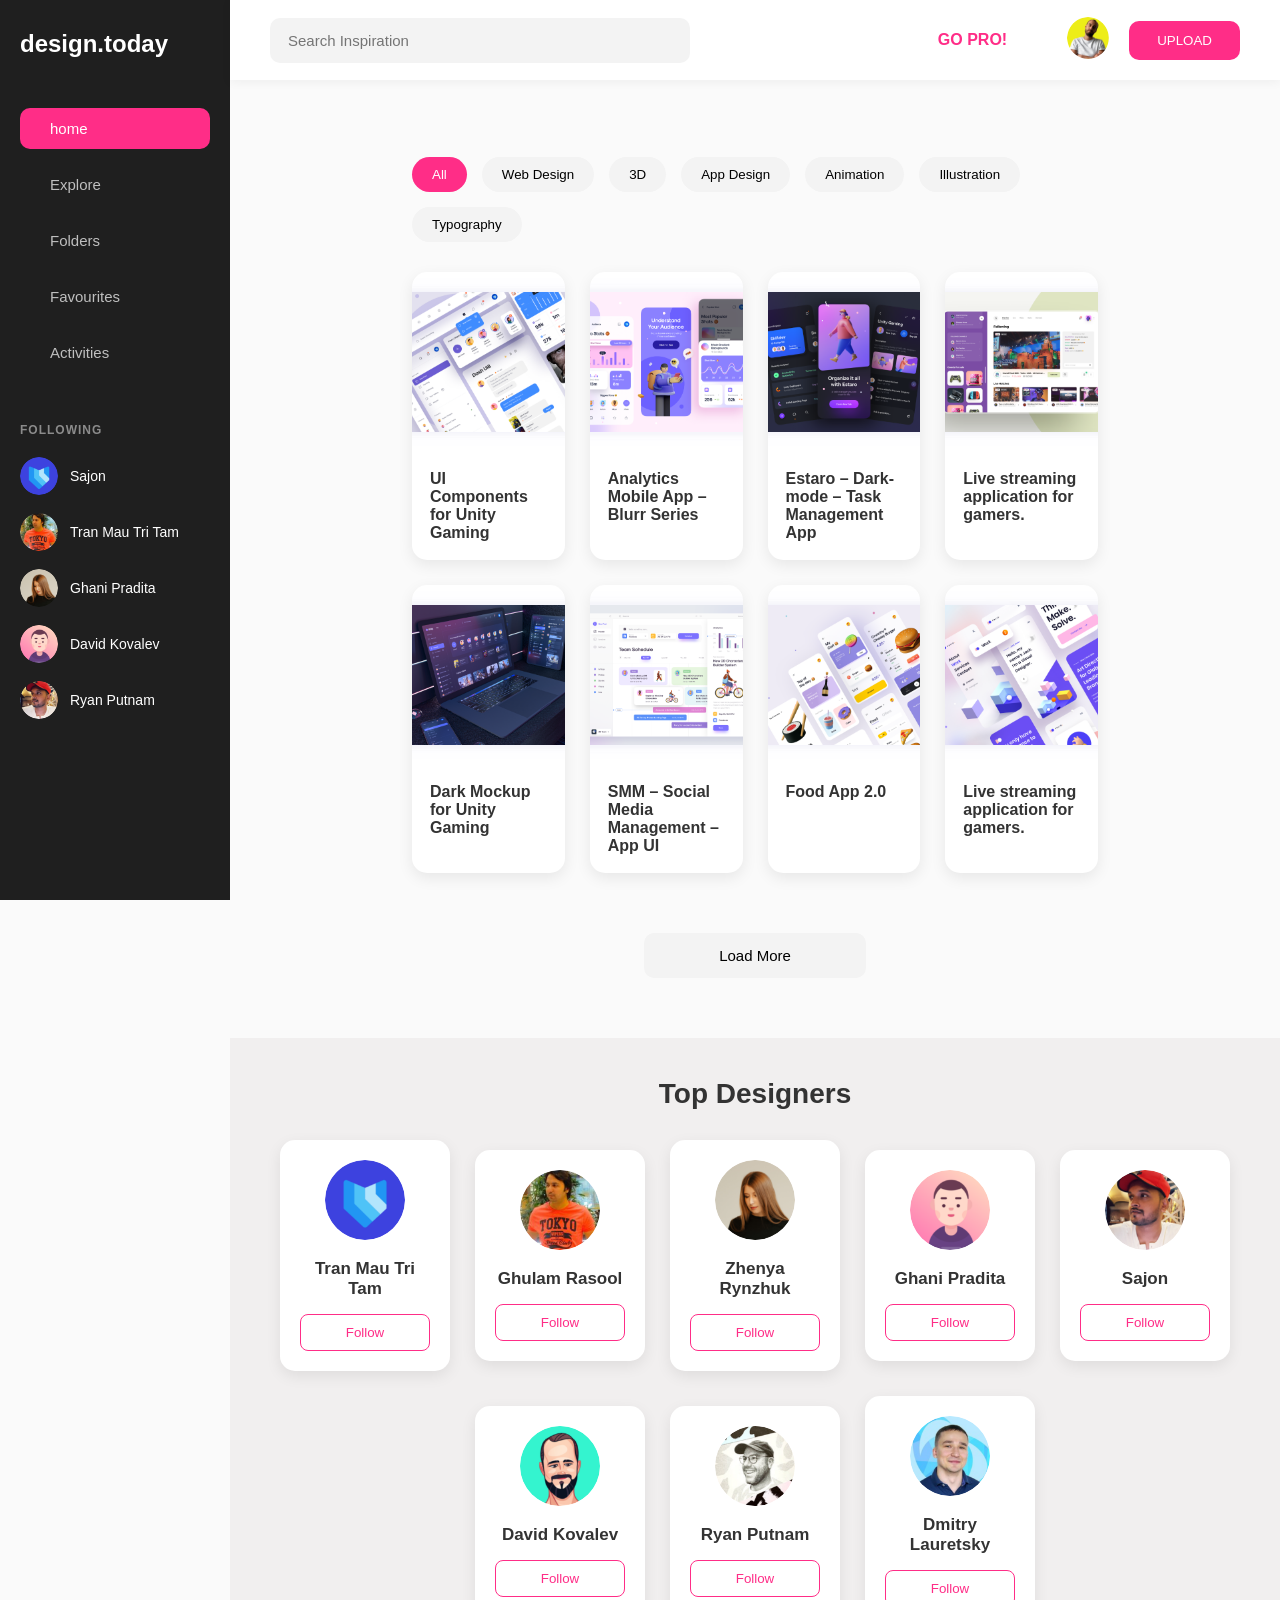
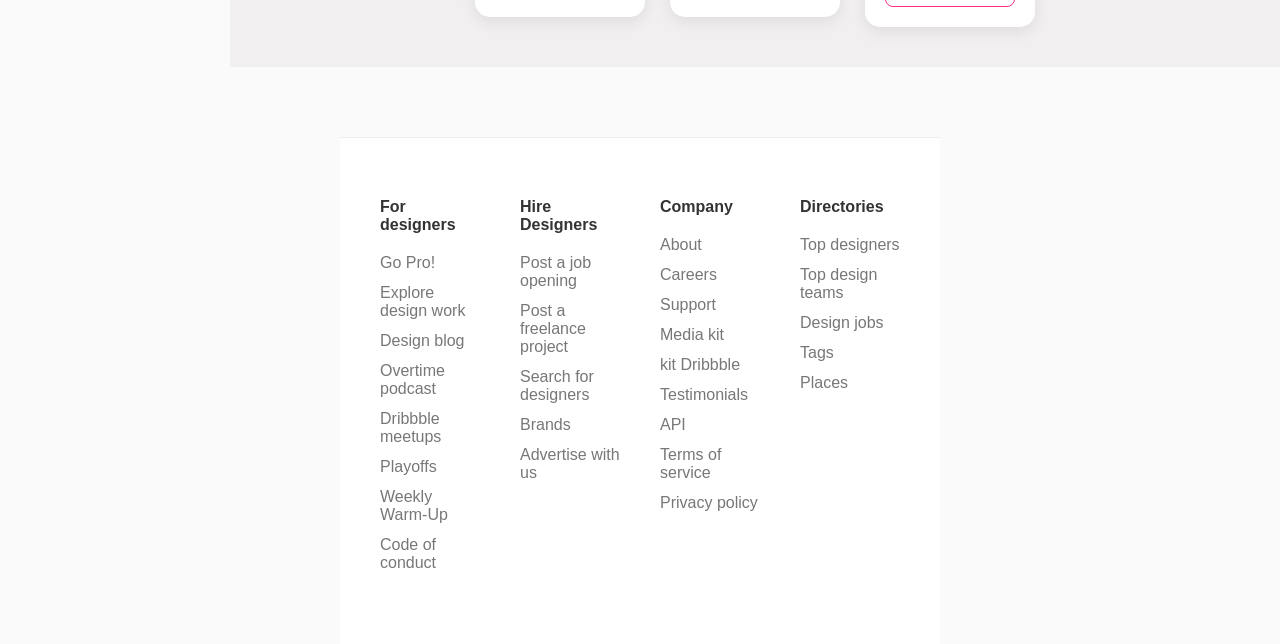
<file: index.html>
<!DOCTYPE html>
<html lang="en">
<head>
    <meta charset="UTF-8">
    <meta name="viewport" content="width=device-width, initial-scale=1.0">

    <title>Design Today</title>

   <link rel="stylesheet" href="style.css">
   <link rel="stylesheet" href="responsive.css">
</head>

<body>

<!-- Sidebar -->

<aside class="sidebar">

    <div class="logo">
        <h2>design.today</h2>
    </div>

    <nav>

        <a class="active" href="#">
            <i class="fa-solid fa-house"></i>
           home
        </a>

        <a href="#">
            <i class="fa-regular fa-compass"></i>
            Explore       
            
        </a>

        <a href="#">
            <i class="fa-regular fa-folder"></i>
            Folders 
        </a>

        <a href="#">
            <i class="fa-regular fa-star"></i>
            Favourites
        </a>

        <a href="#">
            <i class="fa-solid fa-chart-line"></i>
            Activities
        </a>

    </nav>

    <div class="following">

        <h4>FOLLOWING</h4>

        <div class="person">
            <img src="images/user1.png">
            <span>Sajon</span>
        </div>

        <div class="person">
            <img src="images/user2.png">
            <span>Tran Mau Tri Tam</span>
        </div>

        <div class="person">
            <img src="images/user3.png">
            <span>Ghani Pradita</span>
        </div>

        <div class="person">
            <img src="images/user4.png">
            <span>David Kovalev</span>
        </div>

        <div class="person">
            <img src="images/user5.png">
            <span>Ryan Putnam</span>
        </div>

    </div>

</aside>

<main>
    <header>

        <div class="search">

            <input type="text" placeholder="Search Inspiration">

            <i class="fa-solid fa-magnifying-glass"></i>

        </div>

        <div class="header-right">

            <a href="#">GO PRO!</a>

            <i class="fa-regular fa-heart"></i>

            <i class="fa-regular fa-bell"></i>

            <a href="profile.html">
            <img src="images/profile.png" class="profile">
            </a>

            <button>UPLOAD</button>

        </div>

    </header>

    <section class="categories">

        <button class="active">All</button>

        <button>Web Design</button>

        <button>3D</button>

        <button>App Design</button>

        <button>Animation</button>

        <button>Illustration</button>

        <button>Typography</button>

    </section>

<!-- Cards -->

    <section class="cards">

        <div class="card">
        <img src="images/card1.png">
        <h3>UI Components for Unity Gaming</h3>
        </div>

        <div class="card">
        <img src="images/card2.png">
        <h3>Analytics Mobile App – Blurr Series</h3>
        </div>

        <div class="card">
        <img src="images/card3.png">
        <h3>Estaro – Dark-mode – Task Management App</h3>
        </div>

        <div class="card">
        <img src="images/card4.png">
        <h3>Live streaming application for gamers.</h3>
        </div>

        <div class="card">
        <img src="images/card5.png">
        <h3>Dark Mockup for Unity Gaming</h3>
        </div>

        <div class="card">
        <img src="images/card6.png">
        <h3>SMM – Social Media Management – App UI</h3>
        </div>

        <div class="card">
        <img src="images/card7.png">
        <h3>Food App 2.0</h3>
        </div>

        <div class="card">
        <img src="images/card8.png">
        <h3>Live streaming application for gamers.</h3>
        </div>

    </section>

<div class="load">

<button>Load More</button>

</div>

<section class="designers">

    <h2>Top Designers</h2>

    <div class="designer-list">

        <div class="designer">
        <img src="images/user1.png">
        <h4>Tran Mau Tri Tam</h4>
        <button>Follow</button>
        </div>

        <div class="designer">
        <img src="images/user2.png">
        <h4>Ghulam Rasool</h4>
        <button>Follow</button>
        </div>

        <div class="designer">
        <img src="images/user3.png">
        <h4>Zhenya Rynzhuk</h4>
        <button>Follow</button>
        </div>

        <div class="designer">
        <img src="images/user4.png">
        <h4>Ghani Pradita</h4>
        <button>Follow</button>
        </div>

        <div class="designer">
        <img src="images/user5.png">
        <h4>Sajon</h4>
        <button>Follow</button>
        </div>

        <div class="designer">
        <img src="images/user6.png">
        <h4>David Kovalev</h4>
        <button>Follow</button>
        </div>

        <div class="designer">
        <img src="images/user7.png">
        <h4>Ryan Putnam</h4>
        <button>Follow</button>
        </div>

        <div class="designer">
        <img src="images/user8.png">
        <h4>Dmitry Lauretsky</h4>
        <button>Follow</button>
        </div>

    </div>

</section>

</main>
<footer>

    <div>
        <h4>For designers</h4>
        <p>Go Pro!</p>
        <p>Explore design work</p>
        <p>Design blog</p>
        <p>Overtime podcast</p>
        <p>Dribbble meetups</p>
        <p>Playoffs</p>
        <p>Weekly Warm-Up</p>
        <p>Code of conduct</p>
    </div>

    <div>
        <h4>Hire Designers</h4>
        <p>Post a job opening </p>
        <p>Post a freelance project </p>
        <p>Search for designers</p>
        <p>Brands</p>
        <p>Advertise with us</p>
    </div>

    <div>
        <h4>Company</h4>
        <p>About</p>
        <p>Careers </p>
        <p>Support </p>
        <p>Media kit</p>
        <p>kit Dribbble </p>
        <p>Testimonials </p>
        <p> API </p>
        <p>Terms of service </p>
        <p>Privacy policy </p>
    </div>

    <div>
        <h4>Directories</h4>
        <p>Top designers </p>
        <p>Top design teams </p>
        <p>Design jobs</p>
        <p>Tags</p>
        <p>Places</p>
    </div>

</footer>


</body>
</html>
</file>
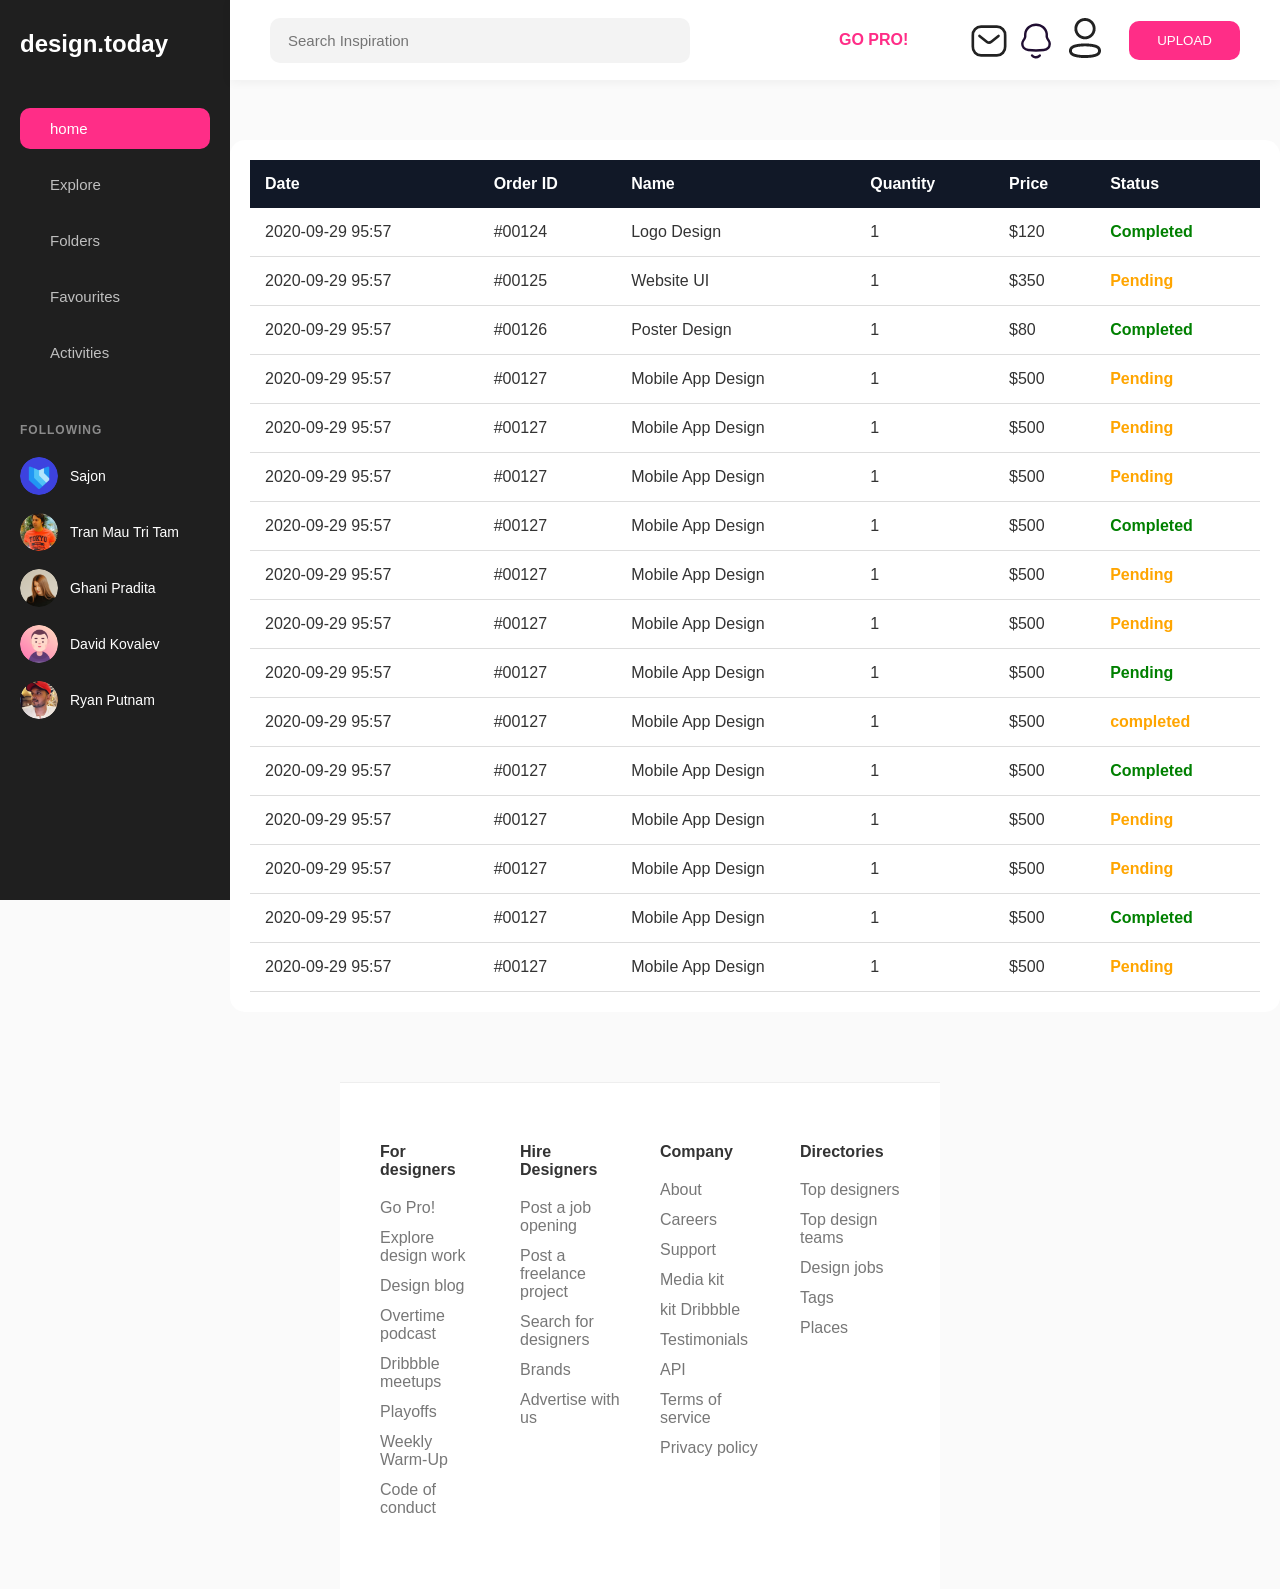
<file: profile.html>
<!DOCTYPE html>
<html lang="en">
    <head>
        <meta charset="UTF-8">
        <meta name="viewport" content="width=device-width, initial-scale=1.0">
        <title>Design Today</title>
        <link rel="stylesheet" href="style.css">
    </head>
    <body>
                 <!-- Sidebar -->

        <aside class="sidebar">

            <div class="logo">
                <h2>design.today</h2>
            </div>

            <nav>

                <a class="active" href="index.html">
                    <i class="fa-solid fa-house"></i>
                home
                </a>

                <a href="#">
                    <i class="fa-regular fa-compass"></i>
                    Explore       
                    
                </a>

                <a href="#">
                    <i class="fa-regular fa-folder"></i>
                    Folders 
                </a>

                <a href="#">
                    <i class="fa-regular fa-star"></i>
                    Favourites
                </a>

                <a href="#">
                    <i class="fa-solid fa-chart-line"></i>
                    Activities
                </a>

            </nav> 

            <div class="following">

                <h4>FOLLOWING</h4>

                <div class="person">
                    <img src="images/user1.png">
                    <span>Sajon</span>
                </div>

                <div class="person">
                    <img src="images/user2.png">
                    <span>Tran Mau Tri Tam</span>
                </div>

                <div class="person">
                    <img src="images/user3.png">
                    <span>Ghani Pradita</span>
                </div>

                <div class="person">
                    <img src="images/user4.png">
                    <span>David Kovalev</span>
                </div>

                <div class="person">
                    <img src="images/user5.png">
                    <span>Ryan Putnam</span>
                </div>

            </div>

        </aside>
        <main>
            <header>

                <div class="search">

                    <input type="text" placeholder="Search Inspiration">

                    <i class="fa-solid fa-magnifying-glass"></i>

                </div>

                <div class="header-right">

                    <a href="#">GO PRO!</a>

                    <i class="fa-regular fa-heart"></i>

                    <i class="fa-regular fa-bell"></i>

                     <div class="logo">
                        <img src="images/notification.svg" class="profile">
                         <img src="images/heart.svg" class="profile">

                         <a href="index.html" class="profile-icon">
                         <img src="images/profile-1.png" alt="profile">
                         </a>
                        </div>


                    <button>UPLOAD</button>

                </div>

            </header>



                <div class="table-box">

                <table>

                    <thead>
                        <tr>
                            <th>Date</th>
                            <th>Order ID</th>
                            <th>Name</th>
                            <th>Quantity</th>
                            <th>Price</th>
                            <th>Status</th>
                        </tr>
                    </thead>


                    <tbody>

                        <tr>
                            <td>2020-09-29 95:57</td>
                            <td>#00124</td>
                            <td>Logo Design</td>
                            <td>1</td>
                            <td>$120</td>
                            <td class="completed">Completed</td>
                        </tr>


                        <tr>
                            <td>2020-09-29 95:57</td>
                            <td>#00125</td>
                            <td>Website UI</td>
                            <td>1</td>
                            <td>$350</td>
                            <td class="pending">Pending</td>
                        </tr>


                        <tr>
                            <td>2020-09-29 95:57</td>
                            <td>#00126</td>
                            <td>Poster Design</td>
                            <td>1</td>
                            <td>$80</td>
                            <td class="completed">Completed</td>
                        </tr>


                        <tr>
                            <td>2020-09-29 95:57</td>
                            <td>#00127</td>
                            <td>Mobile App Design</td>
                            <td>1</td>
                            <td>$500</td>
                            <td class="pending">Pending</td>
                        </tr>

                        <tr>
                            <td>2020-09-29 95:57</td>
                            <td>#00127</td>
                            <td>Mobile App Design</td>
                            <td>1</td>
                            <td>$500</td>
                            <td class="pending">Pending</td>
                        </tr>

                        <tr>
                            <td>2020-09-29 95:57</td>
                            <td>#00127</td>
                            <td>Mobile App Design</td>
                            <td>1</td>
                            <td>$500</td>
                            <td class="pending">Pending</td>
                        </tr>

                        <tr>
                            <td>2020-09-29 95:57</td>
                            <td>#00127</td>
                            <td>Mobile App Design</td>
                            <td>1</td>
                            <td>$500</td>
                            <td class="completed">Completed</td>
                        </tr>

                        <tr>
                            <td>2020-09-29 95:57</td>
                            <td>#00127</td>
                            <td>Mobile App Design</td>
                            <td>1</td>
                            <td>$500</td>
                            <td class="pending">Pending</td>
                        </tr>
                         <tr>
                            <td>2020-09-29 95:57</td>
                            <td>#00127</td>
                            <td>Mobile App Design</td>
                            <td>1</td>
                            <td>$500</td>
                            <td class="pending">Pending</td>
                        </tr>
                         <tr>
                            <td>2020-09-29 95:57</td>
                            <td>#00127</td>
                            <td>Mobile App Design</td>
                            <td>1</td>
                            <td>$500</td>
                            <td class="completed">Pending</td>
                        </tr>
                         <tr>
                            <td>2020-09-29 95:57</td>
                            <td>#00127</td>
                            <td>Mobile App Design</td>
                            <td>1</td>
                            <td>$500</td>
                            <td class="pending">completed</td>
                        </tr>
                         <tr>
                            <td>2020-09-29 95:57</td>
                            <td>#00127</td>
                            <td>Mobile App Design</td>
                            <td>1</td>
                            <td>$500</td>
                            <td class="completed">Completed</td>
                        </tr>
                         <tr>
                            <td>2020-09-29 95:57</td>
                            <td>#00127</td>
                            <td>Mobile App Design</td>
                            <td>1</td>
                            <td>$500</td>
                            <td class="pending">Pending</td>
                        </tr>
                         <tr>
                            <td>2020-09-29 95:57</td>
                            <td>#00127</td>
                            <td>Mobile App Design</td>
                            <td>1</td>
                            <td>$500</td>
                            <td class="pending">Pending</td>
                        </tr>
                         <tr>
                            <td>2020-09-29 95:57</td>
                            <td>#00127</td>
                            <td>Mobile App Design</td>
                            <td>1</td>
                            <td>$500</td>
                            <td class="completed">Completed</td>
                        </tr>
                         <tr>
                            <td>2020-09-29 95:57</td>
                            <td>#00127</td>
                            <td>Mobile App Design</td>
                            <td>1</td>
                            <td>$500</td>
                            <td class="pending">Pending</td>
                        </tr>


                    </tbody>

                </table>

            </div>


        </main>

        <footer>

            <div>
                <h4>For designers</h4>
                <p>Go Pro!</p>
                <p>Explore design work</p>
                <p>Design blog</p>
                <p>Overtime podcast</p>
                <p>Dribbble meetups</p>
                <p>Playoffs</p>
                <p>Weekly Warm-Up</p>
                <p>Code of conduct</p>
            </div>

            <div>
                <h4>Hire Designers</h4>
                <p>Post a job opening </p>
                <p>Post a freelance project </p>
                <p>Search for designers</p>
                <p>Brands</p>
                <p>Advertise with us</p>
            </div>

            <div>
                <h4>Company</h4>
                <p>About</p>
                <p>Careers </p>
                <p>Support </p>
                <p>Media kit</p>
                <p>kit Dribbble </p>
                <p>Testimonials </p>
                <p> API </p>
                <p>Terms of service </p>
                <p>Privacy policy </p>
            </div>

            <div>
                <h4>Directories</h4>
                <p>Top designers </p>
                <p>Top design teams </p>
                <p>Design jobs</p>
                <p>Tags</p>
                <p>Places</p>
            </div>

        </footer>

        
        
        
    </body>
</html>
</file>
<file: style.css>
* {
  margin: 0;
  padding: 0;
  box-sizing: border-box;
  font-family: "Nunito Sans", sans-serif;
}

body {
  background: #fafafa;
  color: #333;
}

.sidebar {
  position: fixed;
  left: 0;
  top: 0;
  width: 230px;
  height: 100vh;
  background: #1f1f1f;
  padding: 30px 20px;
}

.logo h2 {
  color: #fff;
  font-size: 24px;
  margin-bottom: 50px;
}

.sidebar nav {
  display: flex;
  flex-direction: column;
  gap: 15px;
}

.sidebar nav a {
  text-decoration: none;
  color: #bfbfbf;
  padding: 12px 18px;
  border-radius: 10px;
  transition: 0.3s;
  display: flex;
  align-items: center;
  gap: 12px;
  font-size: 15px;
}

.sidebar nav a:hover {
  background: #ff2d87;
  color: #fff;
}

.sidebar nav .active {
  background: #ff2d87;
  color: #fff;
}

.following {
  margin-top: 50px;
}

.following h4 {
  color: #8b8b8b;
  margin-bottom: 20px;
  font-size: 12px;
  letter-spacing: 1px;
}

.person {
  display: flex;
  align-items: center;
  gap: 12px;
  margin-bottom: 18px;
}

.person img {
  width: 38px;
  height: 38px;
  border-radius: 50%;
  object-fit: cover;
}

.person span {
  color: #fff;
  font-size: 14px;
}

main {
  margin-left: 230px;
}

header {
  position: fixed;
  left: 230px;
  top: 0;
  width: calc(100% - 230px);
  height: 80px;
  background: #fff;
  display: flex;
  justify-content: space-between;
  align-items: center;
  padding: 0 40px;
  box-shadow: 0 2px 10px rgba(0, 0, 0, 0.05);
  z-index: 100;
}

.search {
  width: 420px;
  height: 45px;
  background: #f3f3f3;
  border-radius: 10px;
  display: flex;
  align-items: center;
  padding: 0 18px;
}

.search input {
  width: 100%;
  border: none;
  outline: none;
  background: none;
  font-size: 15px;
}

.search i {
  color: #888;
}

.header-right {
  display: flex;
  align-items: center;
  gap: 20px;
}

.header-right a {
  text-decoration: none;
  color: #ff2d87;
  font-weight: 700;
}

.header-right i {
  cursor: pointer;
  transition: 0.3s;
}

.header-right i:hover {
  color: #ff2d87;
}

.profile {
  width: 42px;
  height: 42px;
  border-radius: 50%;
  cursor: pointer;
}

.header-right button {
  background: #ff2d87;
  color: #fff;
  border: none;
  padding: 12px 28px;
  border-radius: 10px;
  cursor: pointer;
  transition: 0.3s;
}

.header-right button:hover {
  background: #e91e73;
  transform: translateY(-2px);
}

.categories {
  margin-top: 157px;
  display: flex;
  gap: 15px;
  padding: 0 182px;
  flex-wrap: wrap;
}

.categories button {
  border: none;
  background: #f3f3f3;
  padding: 10px 20px;
  border-radius: 20px;
  cursor: pointer;
  transition: 0.3s;
}

.categories button:hover {
  background: #ff2d87;
  color: white;
}

.categories .active {
  background: #ff2d87;
  color: white;
}
.cards {
  display: grid;
  grid-template-columns: repeat(4, 1fr);
  gap: 25px;
  padding-left: 182px;
  padding-right: 182px;
  margin-top: 30px;
}

.card {
  background: #fff;
  border-radius: 15px;
  overflow: hidden;
  box-shadow: 0 5px 15px rgba(0, 0, 0, 0.08);
  cursor: pointer;
  transition: 0.3s;
}

.card:hover {
  transform: translateY(-8px);
  box-shadow: 0 15px 30px rgba(0, 0, 0, 0.15);
}

.card img {
  width: 100%;
  height: 180px;
  object-fit: cover;
  display: block;
}

.card h3 {
  padding: 18px;
  font-size: 16px;
  color: #333;
}

.load {
  display: flex;
  justify-content: center;
  margin: 20px 0 60px;
}

.load button {
  padding: 14px 75px;
  margin-top: 40px;
  border: none;
  background: #f3f3f3;
  border-radius: 10px;
  cursor: pointer;
  transition: 0.3s;
  font-size: 15px;
}

.load button:hover {
  background: #ff2d87;
  color: #fff;
}

.designers {
  padding: 40px;
  text-align: center;
  background-color: #f1efef;
}

.designers h2 {
  margin-bottom: 30px;
  font-size: 28px;
}

.designer-list {
  display: flex;
  justify-content: center;
  align-items: center;
  flex-wrap: wrap;
  gap: 25px;
}

.designer {
  width: 170px;
  background: #fff;
  border-radius: 15px;
  text-align: center;
  padding: 20px;
  box-shadow: 0 5px 15px rgba(0, 0, 0, 0.08);
  transition: 0.3s;
}

.designer:hover {
  transform: translateY(-5px);
}

.designer img {
  width: 80px;
  height: 80px;
  border-radius: 50%;
  object-fit: cover;
  margin-bottom: 15px;
}

.designer h4 {
  margin-bottom: 15px;
  font-size: 17px;
}

.designer button {
  width: 100%;
  padding: 10px;
  border: 1px solid #ff2d87;
  background: #fff;
  color: #ff2d87;
  border-radius: 8px;
  cursor: pointer;
  transition: 0.3s;
}

.designer button:hover {
  background: #ff2d87;
  color: #fff;
}

footer {
  margin-left: 340px;
  margin-right: 340px;
  margin-top: 70px;
  padding: 60px 40px;
  display: grid;
  grid-template-columns: repeat(4, 1fr);
  gap: 40px;
  background: #fff;
  border-top: 1px solid #eee;
}

footer h4 {
  margin-bottom: 20px;
  color: #333;
}

footer p {
  margin-bottom: 12px;
  color: #777;
  cursor: pointer;
  transition: 0.3s;
}

footer p:hover {
  color: #ff2d87;
}

.table-box {
  width: 100%;
  overflow-x: auto;
  background: white;
  border-radius: 15px;
  padding: 20px;
  margin-top: 140px;
}

table {
  width: 100%;
  border-collapse: collapse;
}

th {
  background: #111827;
  color: white;
  padding: 15px;
  text-align: left;
}

td {
  padding: 15px;
  border-bottom: 1px solid #ddd;
}

tr:hover {
  background: #f3f4f6;
  transition: 0.3s;
}

.completed {
  color: green;
  font-weight: 700;
}

.pending {
  color: orange;
  font-weight: 700;
}
</file>
<file: responsive.css>
@media (max-width: 1200px) {
  .cards {
    grid-template-columns: repeat(2, 1fr);
  }

  .designer-list {
    justify-content: center;
  }

  footer {
    grid-template-columns: repeat(2, 1fr);
  }
}

@media (max-width: 768px) {
  header {
    flex-direction: column;
    height: auto;
    padding: 15px;
    gap: 15px;
  }

  .search {
    width: 100%;
  }

  .header-right {
    width: 100%;
    justify-content: space-between;
    flex-wrap: wrap;
  }

  .categories {
    margin-top: 170px;
    justify-content: center;
  }

  .cards {
    grid-template-columns: 1fr;
  }

  .designer-list {
    justify-content: center;
  }

  footer {
    grid-template-columns: 1fr;
    text-align: center;
  }
}

@media (max-width: 576px) {
  .sidebar {
    display: none;
  }

  main {
    margin-left: 0;
  }

  header {
    left: 0;
    width: 100%;
  }

  .header-right {
    gap: 10px;
  }

  .header-right button {
    width: 100%;
  }

  .categories {
    padding: 15px;
    gap: 10px;
  }

  .categories button {
    width: 100%;
  }

  .cards {
    padding: 15px;
  }

  .designer {
    width: 100%;
  }
}
</file>
